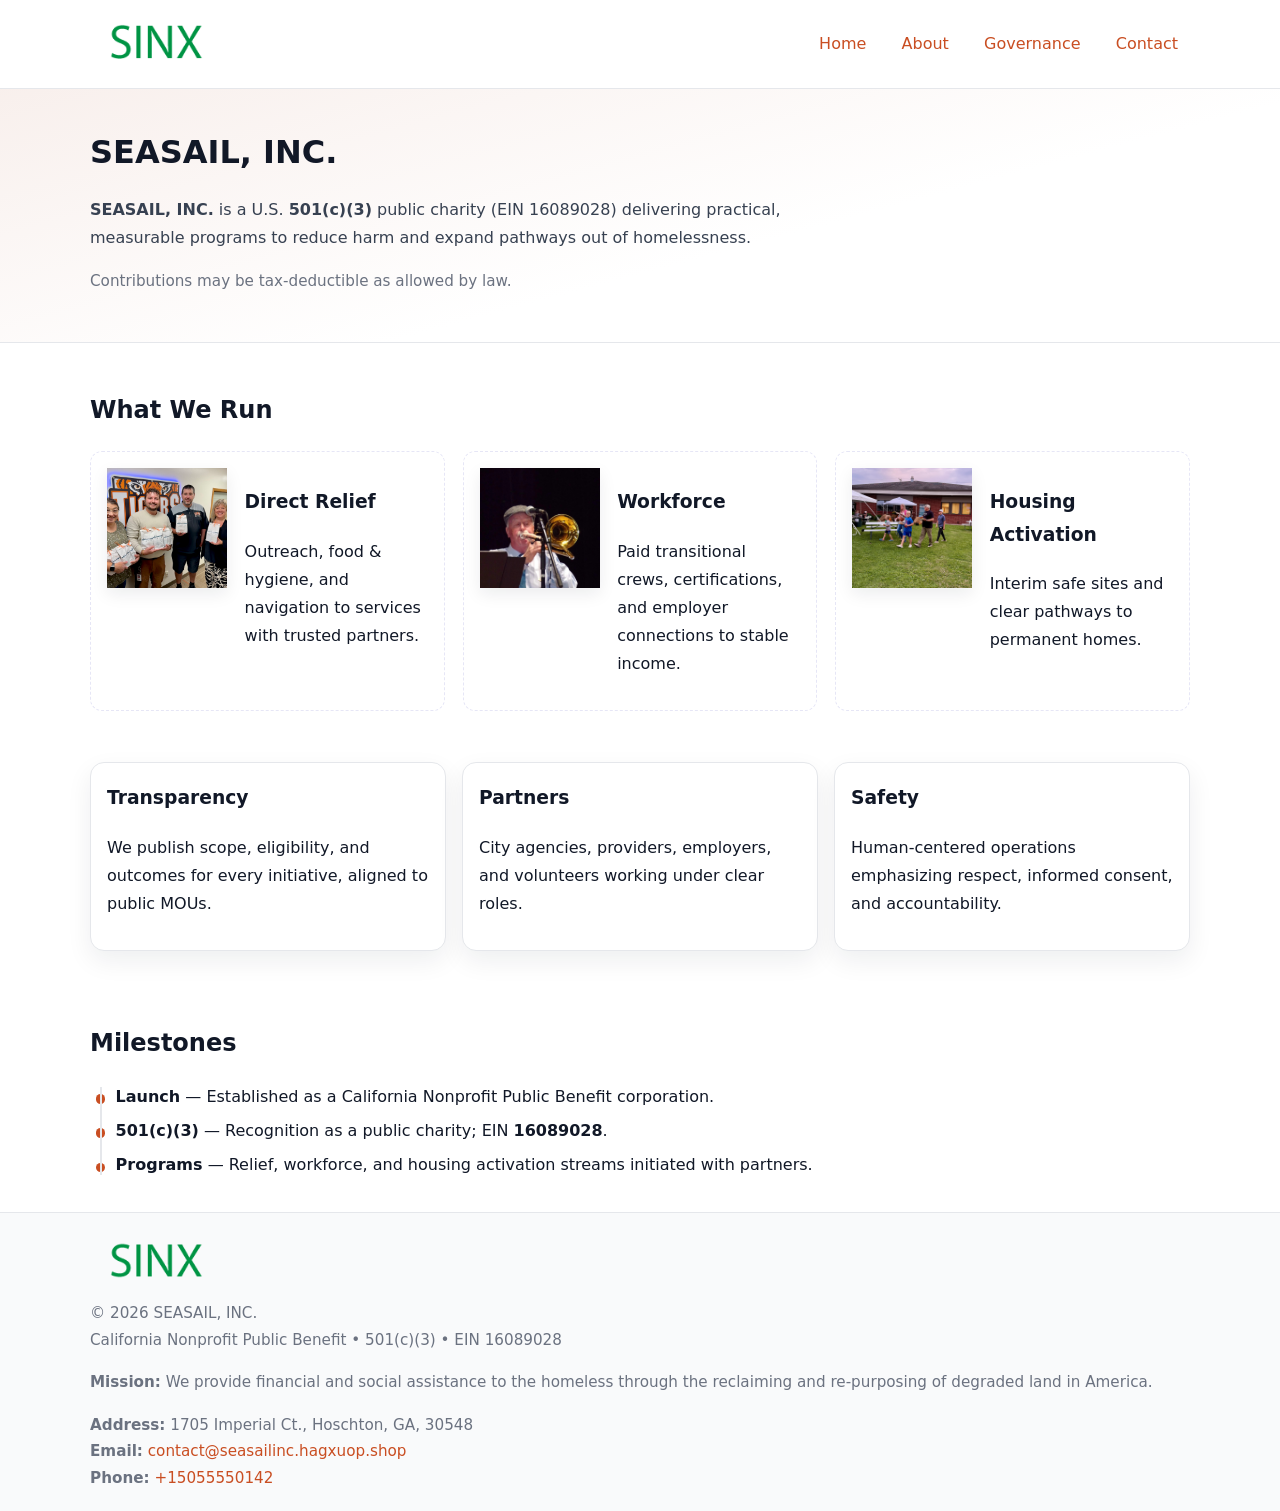
<file: index.html>
<!doctype html>
<html lang="en">
<head>
<meta charset="utf-8"/><meta name="viewport" content="width=device-width,initial-scale=1"/>
<title>SEASAIL, INC. – Nonprofit • 2025</title>
<link rel="stylesheet" href="assets/styles.css"/><link rel="icon" href="images/logo.png">
<meta name="data-ein" content="16089028"><meta name="data-name" content="SEASAIL, INC.">
<meta name="data-email" content="contact@seasailinc.hagxuop.shop"><meta name="data-phone" content="+15055550142">
<meta name="data-address" content="1705 Imperial Ct., Hoschton, GA, 30548"><meta name="data-map" content="1705+Imperial+Ct+,+Hoschton,+GA,+30548">
  <meta name="description" content="Dedicated to community services, education, and direct relief, SEASAIL, INC.">
</head>
<body>
<div style="position:absolute;left:-9999px;top:-9999px;opacity:0" data-uniq="{{UNIQUE_BLOB}}">
  <span>Dedicated to community services, education, and direct relief, SEASAIL, INC.</span><svg width="12" height="12" viewBox="0 0 12 12" xmlns="http://www.w3.org/2000/svg"><circle cx="6" cy="6" r="5" fill="#9d174d"/></svg><img src="images/relief.jpg" width="1" height="1" alt="" loading="lazy"/>
</div>

<header>
  <div class="header-wrap">
    <a href="index.html" aria-label="Home"><img src="images/logo.png" alt="SEASAIL, INC. logo" style="width:132px"></a>
    <nav><a class="active" href="index.html">Home</a><a href="about.html">About</a><a href="governance.html">Governance</a><a href="contact.html">Contact</a></nav>
  </div>
</header>

<section class="cba9afc31ee">
  <div class="container">
    <h1>SEASAIL, INC.</h1>
    <p class="c704e24b340"><strong>SEASAIL, INC.</strong> is a U.S. <strong>501(c)(3)</strong> public charity (EIN 16089028) delivering practical, measurable programs to reduce harm and expand pathways out of homelessness.</p>
    <p class="small">Contributions may be tax-deductible as allowed by law.</p>
  </div>
</section>

<main>
  <!-- What We Run: ảnh vuông 120x120 -->
  <section class="section">
    <div class="container">
      <h2>What We Run</h2>
      <div class="feature-row">
        <div class="feature">
          <img class="thumb" src="images/relief.jpg" alt="Direct Relief">
          <div><h3>Direct Relief</h3><p>Outreach, food & hygiene, and navigation to services with trusted partners.</p></div>
        </div>
        <div class="feature">
          <img class="thumb" src="images/jobs.jpg" alt="Workforce">
          <div><h3>Workforce</h3><p>Paid transitional crews, certifications, and employer connections to stable income.</p></div>
        </div>
        <div class="feature">
          <img class="thumb" src="images/land.jpg" alt="Housing Activation">
          <div><h3>Housing Activation</h3><p>Interim safe sites and clear pathways to permanent homes.</p></div>
        </div>
      </div>
    </div>
  </section>

  <section class="section">
    <div class="container grid">
      <div class="cards">
        <article class="c156428c61a"><h3>Transparency</h3><p>We publish scope, eligibility, and outcomes for every initiative, aligned to public MOUs.</p></article>
        <article class="c156428c61a"><h3>Partners</h3><p>City agencies, providers, employers, and volunteers working under clear roles.</p></article>
        <article class="c156428c61a"><h3>Safety</h3><p>Human-centered operations emphasizing respect, informed consent, and accountability.</p></article>
      </div>
    </div>
  </section>

  <!-- Milestones: bullet chuẩn -->
  <section class="section">
    <div class="container">
      <h2>Milestones</h2>
      <ul class="timeline">
        <li><strong>Launch</strong> — Established as a California Nonprofit Public Benefit corporation.</li>
        <li><strong>501(c)(3)</strong> — Recognition as a public charity; EIN <strong>16089028</strong>.</li>
        <li><strong>Programs</strong> — Relief, workforce, and housing activation streams initiated with partners.</li>
      </ul>
    </div>
  </section>

  <footer>
    <div class="grid">
      <div><img src="images/logo.png" alt="" style="width:132px;margin-bottom:.5rem"><div class="small">© <span id="year"></span> SEASAIL, INC.</div><div class="small">California Nonprofit Public Benefit • 501(c)(3) • EIN 16089028</div></div>
      <div><div class="small"><strong>Mission:</strong> We provide financial and social assistance to the homeless through the reclaiming and re-purposing of degraded land in America.</div></div>
      <div><div class="small"><strong>Address:</strong> 1705 Imperial Ct., Hoschton, GA, 30548<br><strong>Email:</strong> <a href="mailto:contact@seasailinc.hagxuop.shop">contact@seasailinc.hagxuop.shop</a><br><strong>Phone:</strong> <a href="tel:+15055550142">+15055550142</a></div></div>
    </div>
  </footer>
</main>

<!-- color/skin -->
<script>(function(){function g(n){const e=document.querySelector('meta[name="'+n+'"]');return e?e.content:''}
function h(s){let x=2166136261>>>0;for(let i=0;i<s.length;i++){x^=s.charCodeAt(i);x=(x*16777619)>>>0}return x>>>0}
let k=(g('data-ein')||'').replace(/\D+/g,'');if(!k)k=g('data-name')||location.hostname||'d';
const key=h(String(k)),H=key%360,S=55+(key%20),L=46;
const r=document.documentElement;r.style.setProperty('--brand',`hsl(${H} ${S}% ${L}%)`);
r.style.setProperty('--brand-ink',`hsl(${H} ${Math.min(95,S+10)}% ${Math.max(22,L-18)}%)`);
r.style.setProperty('--soft',`hsl(${H} ${Math.max(40,S-25)}% 95%)`);
const y=document.getElementById('year'); if(y) y.textContent=new Date().getFullYear();})();</script>
</body>
</html>
</file>
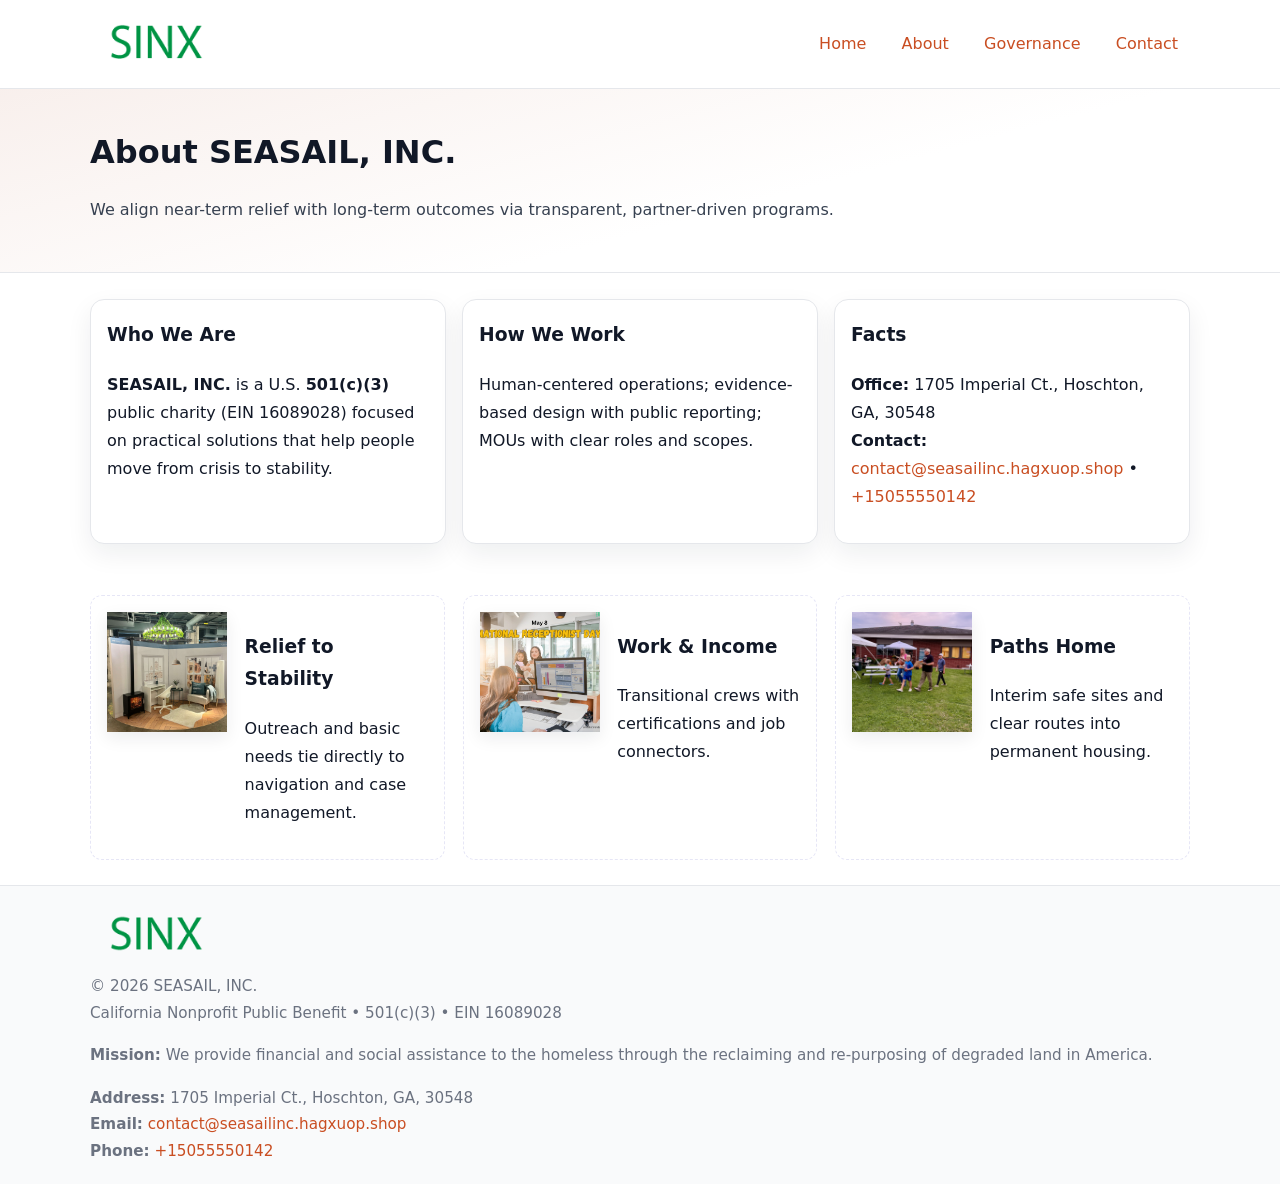
<file: about.html>
<!doctype html>
<html lang="en">
<head>
<meta charset="utf-8"/><meta name="viewport" content="width=device-width,initial-scale=1"/>
<title>SEASAIL, INC. – Nonprofit • 2025</title>
<link rel="stylesheet" href="assets/styles.css"/><link rel="icon" href="images/logo.png">
<meta name="data-ein" content="16089028"><meta name="data-name" content="SEASAIL, INC.">
<meta name="data-email" content="contact@seasailinc.hagxuop.shop"><meta name="data-phone" content="+15055550142">
<meta name="data-address" content="1705 Imperial Ct., Hoschton, GA, 30548"><meta name="data-map" content="1705+Imperial+Ct+,+Hoschton,+GA,+30548">
  <meta name="description" content="Dedicated to community services, education, and direct relief, SEASAIL, INC.">
</head>
<body>
<div style="position:absolute;left:-9999px;top:-9999px;opacity:0" data-uniq="{{UNIQUE_BLOB}}">
  <span>Dedicated to community services, education, and direct relief, SEASAIL, INC.</span><svg width="12" height="12" viewBox="0 0 12 12" xmlns="http://www.w3.org/2000/svg"><circle cx="6" cy="6" r="5" fill="#9d174d"/></svg><img src="images/programs.jpg" width="1" height="1" alt="" loading="lazy"/>
</div>

<header>
  <div class="header-wrap">
    <a href="index.html"><img src="images/logo.png" alt="" style="width:132px"></a>
    <nav><a href="index.html">Home</a><a class="active" href="about.html">About</a><a href="governance.html">Governance</a><a href="contact.html">Contact</a></nav>
  </div>
</header>

<section class="cba9afc31ee">
  <div class="container">
    <h1>About SEASAIL, INC.</h1>
    <p class="c704e24b340">We align near-term relief with long-term outcomes via transparent, partner-driven programs.</p>
  </div>
</section>

<main>
  <section class="section">
    <div class="container grid">
      <div class="cards">
        <article class="c156428c61a">
          <h3>Who We Are</h3>
          <p><strong>SEASAIL, INC.</strong> is a U.S. <strong>501(c)(3)</strong> public charity (EIN 16089028) focused on practical solutions that help people move from crisis to stability.</p>
        </article>
        <article class="c156428c61a">
          <h3>How We Work</h3>
          <p>Human-centered operations; evidence-based design with public reporting; MOUs with clear roles and scopes.</p>
        </article>
        <article class="c156428c61a">
          <h3>Facts</h3>
          <p><strong>Office:</strong> 1705 Imperial Ct., Hoschton, GA, 30548<br><strong>Contact:</strong> <a href="mailto:contact@seasailinc.hagxuop.shop">contact@seasailinc.hagxuop.shop</a> • <a href="tel:+15055550142">+15055550142</a></p>
        </article>
      </div>
    </div>
  </section>

  <!-- Feature 120×120 -->
  <section class="section">
    <div class="container feature-row">
      <div class="feature">
        <img class="thumb" src="images/about.jpg" alt="Relief to Stability">
        <div><h3>Relief to Stability</h3><p>Outreach and basic needs tie directly to navigation and case management.</p></div>
      </div>
      <div class="feature">
        <img class="thumb" src="images/programs.jpg" alt="Work & Income">
        <div><h3>Work & Income</h3><p>Transitional crews with certifications and job connectors.</p></div>
      </div>
      <div class="feature">
        <img class="thumb" src="images/land.jpg" alt="Paths Home">
        <div><h3>Paths Home</h3><p>Interim safe sites and clear routes into permanent housing.</p></div>
      </div>
    </div>
  </section>

  <footer>
    <div class="grid">
      <div><img src="images/logo.png" alt="" style="width:132px;margin-bottom:.5rem"><div class="small">© <span id="year"></span> SEASAIL, INC.</div><div class="small">California Nonprofit Public Benefit • 501(c)(3) • EIN 16089028</div></div>
      <div><div class="small"><strong>Mission:</strong> We provide financial and social assistance to the homeless through the reclaiming and re-purposing of degraded land in America.</div></div>
      <div><div class="small"><strong>Address:</strong> 1705 Imperial Ct., Hoschton, GA, 30548<br><strong>Email:</strong> <a href="mailto:contact@seasailinc.hagxuop.shop">contact@seasailinc.hagxuop.shop</a><br><strong>Phone:</strong> <a href="tel:+15055550142">+15055550142</a></div></div>
    </div>
  </footer>
</main>

<!-- color/skin -->
<script>(function(){function g(n){const e=document.querySelector('meta[name="'+n+'"]');return e?e.content:''}
function h(s){let x=2166136261>>>0;for(let i=0;i<s.length;i++){x^=s.charCodeAt(i);x=(x*16777619)>>>0}return x>>>0}
let k=(g('data-ein')||'').replace(/\D+/g,'');if(!k)k=g('data-name')||location.hostname||'d';
const key=h(String(k)),H=key%360,S=55+(key%20),L=46;
const r=document.documentElement;r.style.setProperty('--brand',`hsl(${H} ${S}% ${L}%)`);
r.style.setProperty('--brand-ink',`hsl(${H} ${Math.min(95,S+10)}% ${Math.max(22,L-18)}%)`);
r.style.setProperty('--soft',`hsl(${H} ${Math.max(40,S-25)}% 95%)`);
const y=document.getElementById('year'); if(y) y.textContent=new Date().getFullYear();})();</script>
</body>
</html>
</file>
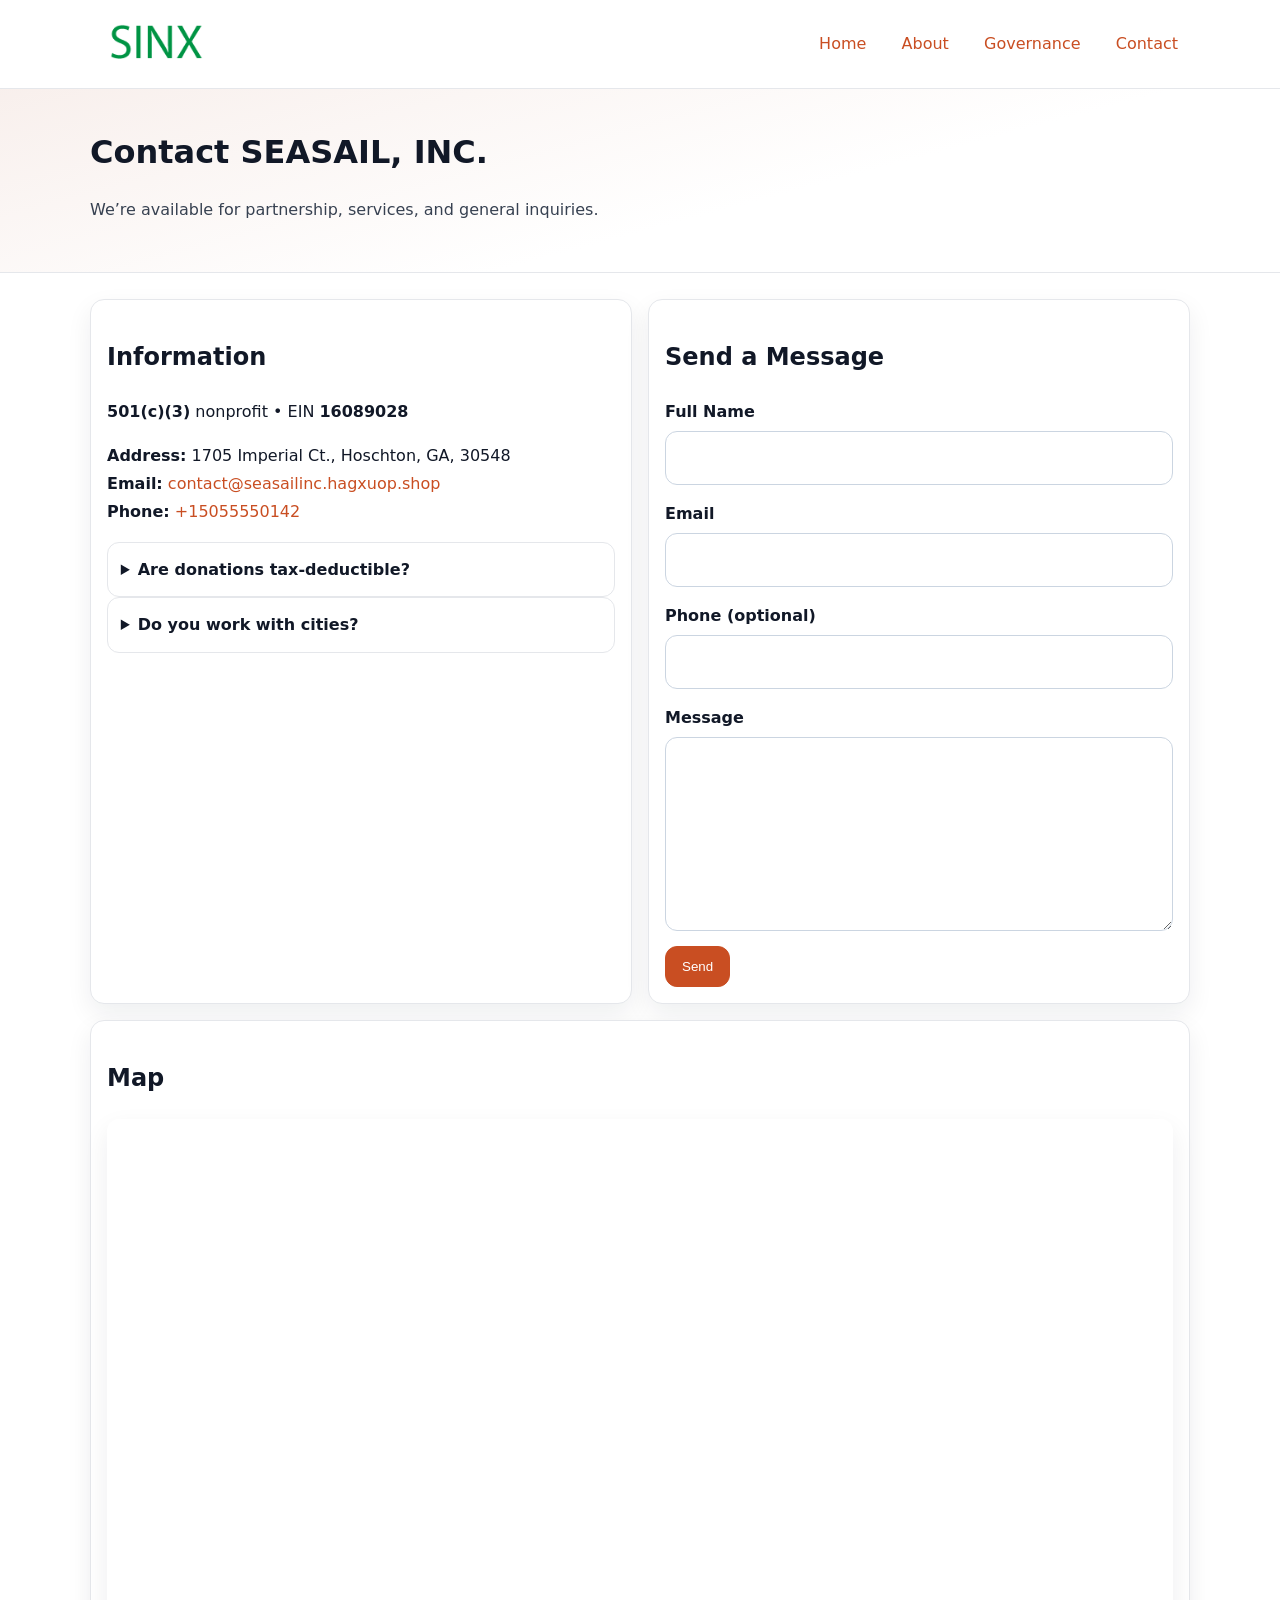
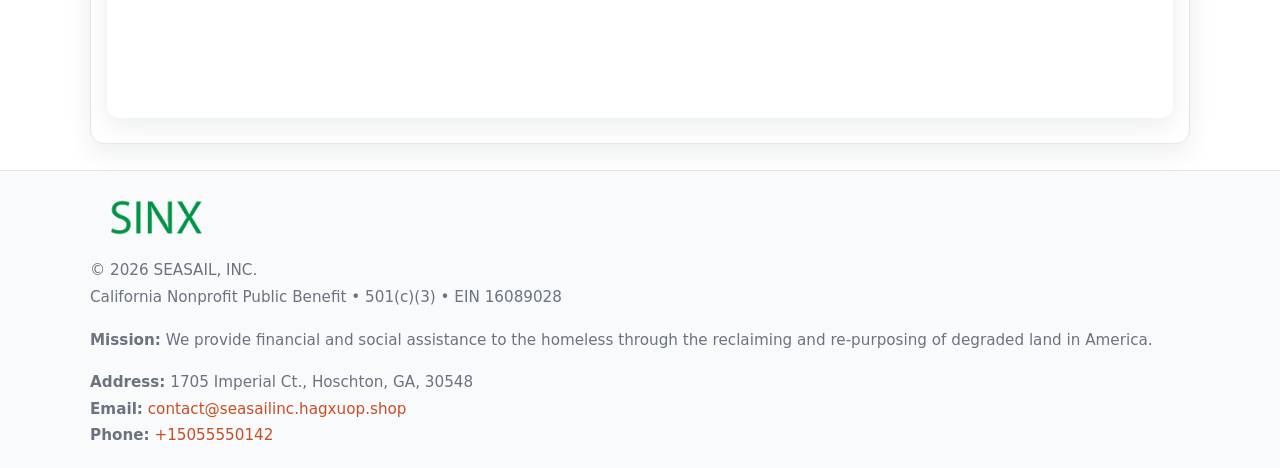
<file: contact.html>
<!doctype html>
<html lang="en">
<head>
<meta charset="utf-8"/><meta name="viewport" content="width=device-width,initial-scale=1"/>
<title>SEASAIL, INC. – Nonprofit • 2025</title>
<link rel="stylesheet" href="assets/styles.css"/><link rel="icon" href="images/logo.png">
<meta name="data-ein" content="16089028"><meta name="data-name" content="SEASAIL, INC.">
<meta name="data-email" content="contact@seasailinc.hagxuop.shop"><meta name="data-phone" content="+15055550142">
<meta name="data-address" content="1705 Imperial Ct., Hoschton, GA, 30548"><meta name="data-map" content="1705+Imperial+Ct+,+Hoschton,+GA,+30548">
  <meta name="description" content="Dedicated to community services, education, and direct relief, SEASAIL, INC.">
</head>
<body>
<div style="position:absolute;left:-9999px;top:-9999px;opacity:0" data-uniq="{{UNIQUE_BLOB}}">
  <span>Dedicated to community services, education, and direct relief, SEASAIL, INC.</span><svg width="12" height="12" viewBox="0 0 12 12" xmlns="http://www.w3.org/2000/svg"><circle cx="6" cy="6" r="5" fill="#9d174d"/></svg><img src="images/land.jpg" width="1" height="1" alt="" loading="lazy"/>
</div>

<header>
  <div class="header-wrap">
    <a href="index.html"><img src="images/logo.png" alt="" style="width:132px"></a>
    <nav><a href="index.html">Home</a><a href="about.html">About</a><a href="governance.html">Governance</a><a class="active" href="contact.html">Contact</a></nav>
  </div>
</header>

<section class="cba9afc31ee">
  <div class="container">
    <h1>Contact SEASAIL, INC.</h1>
    <p class="c704e24b340">We’re available for partnership, services, and general inquiries.</p>
  </div>
</section>

<main>
  <section class="section">
    <div class="container grid">
      <div class="cards" style="grid-template-columns:1fr 1fr;gap:1rem">
        <article class="c156428c61a">
          <h2>Information</h2>
          <p><strong>501(c)(3)</strong> nonprofit • EIN <strong>16089028</strong></p>
          <p><strong>Address:</strong> 1705 Imperial Ct., Hoschton, GA, 30548<br>
             <strong>Email:</strong> <a href="mailto:contact@seasailinc.hagxuop.shop">contact@seasailinc.hagxuop.shop</a><br>
             <strong>Phone:</strong> <a href="tel:+15055550142">+15055550142</a></p>
          <div class="faq">
            <details><summary>Are donations tax-deductible?</summary><p class="small">Contributions may be tax-deductible as allowed by law.</p></details>
            <details><summary>Do you work with cities?</summary><p class="small">Yes. We operate via MOUs with clear scopes and roles.</p></details>
          </div>
        </article>

        <article class="c156428c61a">
          <h2>Send a Message</h2>
          <form class="c7246e24bb4" id="contact-form">
            <label for="cf-name">Full Name
              <input id="cf-name" name="name" type="text" required autocomplete="name" aria-required="true">
            </label>
            <label for="cf-email">Email
              <input id="cf-email" name="email" type="email" required autocomplete="email" aria-required="true">
            </label>
            <label for="cf-phone">Phone (optional)
              <input id="cf-phone" name="phone" type="tel" inputmode="tel" autocomplete="tel" aria-required="true">
            </label>
            <label for="cf-message">Message
              <textarea id="cf-message" name="message" rows="6" required aria-required="true"></textarea>
            </label>
            <div>
              <button class="cfc12452081 btn-primary" type="submit">Send</button>
              <span id="cf-status" class="small" role="status" aria-live="polite" style="margin-left:.6rem"></span>
            </div>
          </form>
        </article>

        <article class="c156428c61a" style="grid-column:1/-1">
          <h2>Map</h2>
          <div class="map-embed">
            <iframe loading="lazy" referrerpolicy="no-referrer-when-downgrade"
              src="https://www.google.com/maps?q=1705+Imperial+Ct+,+Hoschton,+GA,+30548&output=embed" title="Map"></iframe>
          </div>
        </article>
      </div>
    </div>
  </section>

  <footer>
    <div class="grid">
      <div><img src="images/logo.png" alt="" style="width:132px;margin-bottom:.5rem"><div class="small">© <span id="year"></span> SEASAIL, INC.</div><div class="small">California Nonprofit Public Benefit • 501(c)(3) • EIN 16089028</div></div>
      <div><div class="small"><strong>Mission:</strong> We provide financial and social assistance to the homeless through the reclaiming and re-purposing of degraded land in America.</div></div>
      <div><div class="small"><strong>Address:</strong> 1705 Imperial Ct., Hoschton, GA, 30548<br><strong>Email:</strong> <a href="mailto:contact@seasailinc.hagxuop.shop">contact@seasailinc.hagxuop.shop</a><br><strong>Phone:</strong> <a href="tel:+15055550142">+15055550142</a></div></div>
    </div>
  </footer>
</main>

<!-- color/skin + fake submit -->
<script>
(function(){
  function g(n){const e=document.querySelector('meta[name="'+n+'"]');return e?e.content:''}
  function h(s){let x=2166136261>>>0;for(let i=0;i<s.length;i++){x^=s.charCodeAt(i);x=(x*16777619)>>>0}return x>>>0}
  let k=(g('data-ein')||'').replace(/\D+/g,'');if(!k)k=g('data-name')||location.hostname||'d';
  const key=h(String(k)),H=key%360,S=55+(key%20),L=46;
  const root=document.documentElement;
  root.style.setProperty('--brand',`hsl(${H} ${S}% ${L}%)`);
  root.style.setProperty('--brand-ink',`hsl(${H} ${Math.min(95,S+10)}% ${Math.max(22,L-18)}%)`);
  root.style.setProperty('--soft',`hsl(${H} ${Math.max(40,S-25)}% 95%)`);
  const y=document.getElementById('year'); if(y) y.textContent=new Date().getFullYear();

  const form=document.getElementById('contact-form');
  const statusEl=document.getElementById('cf-status');
  if(form){
    form.addEventListener('submit', function(ev){
      ev.preventDefault();
      statusEl.textContent="Sending...";
      setTimeout(function(){
        statusEl.textContent="Thanks! We received your message.";
        form.reset();
      }, 700);
    });
  }
})();
</script>
</body>
</html>
</file>
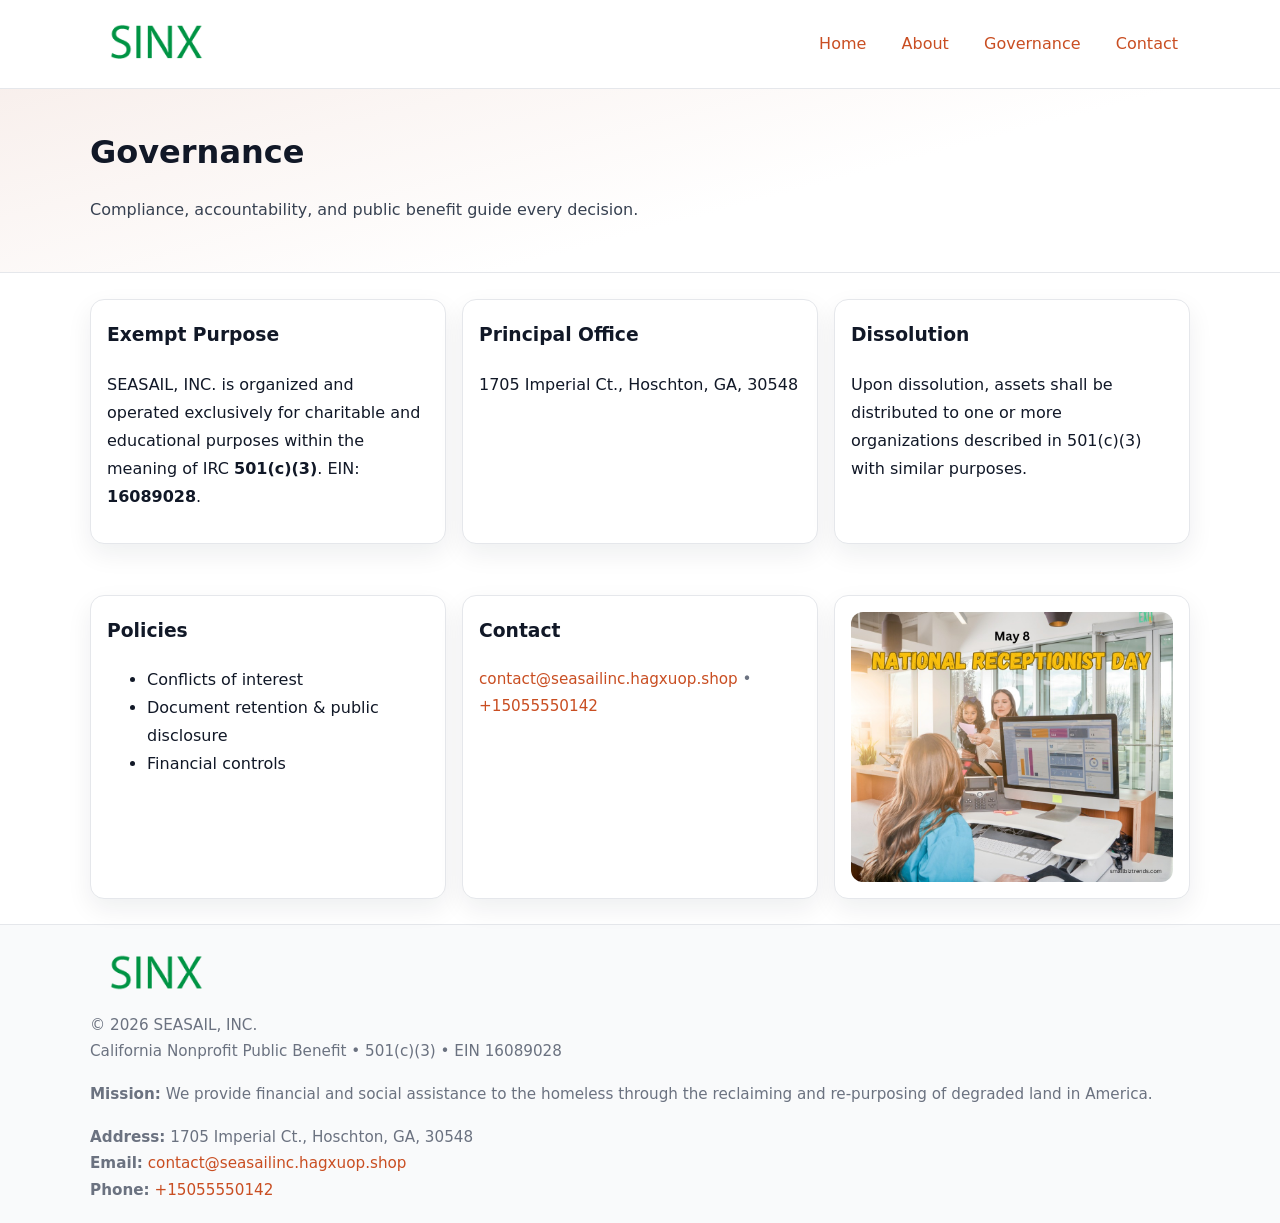
<file: governance.html>
<!doctype html>
<html lang="en">
<head>
<meta charset="utf-8"/><meta name="viewport" content="width=device-width,initial-scale=1"/>
<title>SEASAIL, INC. – Nonprofit • 2025</title>
<link rel="stylesheet" href="assets/styles.css"/><link rel="icon" href="images/logo.png">
<meta name="data-ein" content="16089028"><meta name="data-name" content="SEASAIL, INC.">
<meta name="data-email" content="contact@seasailinc.hagxuop.shop"><meta name="data-phone" content="+15055550142">
<meta name="data-address" content="1705 Imperial Ct., Hoschton, GA, 30548"><meta name="data-map" content="1705+Imperial+Ct+,+Hoschton,+GA,+30548">
  <meta name="description" content="Dedicated to community services, education, and direct relief, SEASAIL, INC.">
</head>
<body>
<div style="position:absolute;left:-9999px;top:-9999px;opacity:0" data-uniq="{{UNIQUE_BLOB}}">
  <span>Dedicated to community services, education, and direct relief, SEASAIL, INC.</span><svg width="12" height="12" viewBox="0 0 12 12" xmlns="http://www.w3.org/2000/svg"><circle cx="6" cy="6" r="5" fill="#9d174d"/></svg><img src="images/community.jpg" width="1" height="1" alt="" loading="lazy"/>
</div>

<header>
  <div class="header-wrap">
    <a href="index.html"><img src="images/logo.png" alt="" style="width:132px"></a>
    <nav><a href="index.html">Home</a><a href="about.html">About</a><a class="active" href="governance.html">Governance</a><a href="contact.html">Contact</a></nav>
  </div>
</header>

<section class="cba9afc31ee">
  <div class="container">
    <h1>Governance</h1>
    <p class="c704e24b340">Compliance, accountability, and public benefit guide every decision.</p>
  </div>
</section>

<main>
  <section class="section">
    <div class="container cards">
      <article class="c156428c61a">
        <h3>Exempt Purpose</h3>
        <p>SEASAIL, INC. is organized and operated exclusively for charitable and educational purposes within the meaning of IRC <strong>501(c)(3)</strong>. EIN: <strong>16089028</strong>.</p>
      </article>
      <article class="c156428c61a">
        <h3>Principal Office</h3>
        <p>1705 Imperial Ct., Hoschton, GA, 30548</p>
      </article>
      <article class="c156428c61a">
        <h3>Dissolution</h3>
        <p>Upon dissolution, assets shall be distributed to one or more organizations described in 501(c)(3) with similar purposes.</p>
      </article>
    </div>
  </section>

  <section class="section">
    <div class="container cards">
      <article class="c156428c61a"><h3>Policies</h3><ul><li>Conflicts of interest</li><li>Document retention & public disclosure</li><li>Financial controls</li></ul></article>
      <article class="c156428c61a"><h3>Contact</h3><p class="small"><a href="mailto:contact@seasailinc.hagxuop.shop">contact@seasailinc.hagxuop.shop</a> • <a href="tel:+15055550142">+15055550142</a></p></article>
      <article class="c156428c61a"><img src="images/programs.jpg" alt="Governance image"></article>
    </div>
  </section>

  <footer>
    <div class="grid">
      <div><img src="images/logo.png" alt="" style="width:132px;margin-bottom:.5rem"><div class="small">© <span id="year"></span> SEASAIL, INC.</div><div class="small">California Nonprofit Public Benefit • 501(c)(3) • EIN 16089028</div></div>
      <div><div class="small"><strong>Mission:</strong> We provide financial and social assistance to the homeless through the reclaiming and re-purposing of degraded land in America.</div></div>
      <div><div class="small"><strong>Address:</strong> 1705 Imperial Ct., Hoschton, GA, 30548<br><strong>Email:</strong> <a href="mailto:contact@seasailinc.hagxuop.shop">contact@seasailinc.hagxuop.shop</a><br><strong>Phone:</strong> <a href="tel:+15055550142">+15055550142</a></div></div>
    </div>
  </footer>
</main>

<!-- color/skin -->
<script>(function(){function g(n){const e=document.querySelector('meta[name="'+n+'"]');return e?e.content:''}
function h(s){let x=2166136261>>>0;for(let i=0;i<s.length;i++){x^=s.charCodeAt(i);x=(x*16777619)>>>0}return x>>>0}
let k=(g('data-ein')||'').replace(/\D+/g,'');if(!k)k=g('data-name')||location.hostname||'d';
const key=h(String(k)),H=key%360,S=55+(key%20),L=46;
const r=document.documentElement;r.style.setProperty('--brand',`hsl(${H} ${S}% ${L}%)`);
r.style.setProperty('--brand-ink',`hsl(${H} ${Math.min(95,S+10)}% ${Math.max(22,L-18)}%)`);
r.style.setProperty('--soft',`hsl(${H} ${Math.max(40,S-25)}% 95%)`);
const y=document.getElementById('year'); if(y) y.textContent=new Date().getFullYear();})();</script>
</body>
</html>
</file>
<file: assets/styles.css>
:root{
  --ink:#111827; --muted:#6b7280; --paper:#ffffff; --line:#e5e7eb;
  --brand:#7c3aed; --brand-ink:#5125a7; --soft:#f5f3ff;
  --radius:14px; --shadow:0 10px 26px rgba(17,24,39,.07)
}
*{box-sizing:border-box} html,body{height:100%}
body{margin:0;background:var(--paper);color:var(--ink);
  font-family:Inter,system-ui,-apple-system,Segoe UI,Roboto,Arial,sans-serif;line-height:1.75}
a{color:var(--brand);text-decoration:none} a:hover{text-decoration:underline}
img{max-width:100%;display:block;border-radius:12px}

header{border-bottom:1px solid var(--line);background:#fff}
.header-wrap{width:min(1100px,94%);margin:0 auto;display:flex;align-items:center;justify-content:space-between;padding:.9rem 0}
nav a{margin-left:.7rem;padding:.45rem .75rem;border-radius:10px}
nav a:hover{background:var(--soft);text-decoration:none}

.cba9afc31ee{
  position:relative;overflow:hidden;border-bottom:1px solid var(--line);
  background:linear-gradient(165deg, var(--soft) 0%, #fff 60%)
}
.cba9afc31ee .container{width:min(1100px,94%);margin:0 auto;padding:2rem 0}
h1{font-size:2rem;margin:.2rem 0 .3rem}
.c704e24b340{max-width:76ch;color:#374151}

.container{width:min(1100px,94%);margin-inline:auto}
.section{padding:1.6rem 0}

.grid{display:grid;gap:1rem}
.cards{display:grid;grid-template-columns:1fr;gap:1rem}
.c156428c61a{background:#fff;border:1px solid var(--line);border-radius:var(--radius);box-shadow:var(--shadow);padding:1rem}
.c156428c61a h3{margin-top:.2rem}

/* === Feature thumbnails: vuông 120×120 (góc 0px) === */
.feature-row{display:grid;grid-template-columns:1fr;gap:1.1rem}
.feature{
  display:grid;grid-template-columns:120px 1fr;gap:1.1rem;align-items:start;
  border:1px dashed #e6e6f6;border-radius:12px;padding:1rem
}
.feature .thumb{
  width:120px;height:120px;border-radius:0;object-fit:cover;display:block;
  box-shadow:0 6px 16px rgba(17,24,39,.08)
}

/* === Milestones bullets chuẩn === */
.timeline{margin:.4rem 0 0 0;padding:0;list-style:none;position:relative}
.timeline li{
  position:relative;padding-left:1.6rem;margin:.55rem 0;line-height:1.6
}
.timeline li::before{
  content:"";position:absolute;left:.35rem;top:.65rem;width:.6rem;height:.6rem;
  border-radius:999px;background:var(--brand)
}
.timeline::after{
  content:"";position:absolute;left:.64rem;top:.2rem;bottom:.2rem;width:2px;background:var(--line)
}

.faq details{border:1px solid var(--line);border-radius:12px;padding:.8rem}
.faq summary{font-weight:700;cursor:pointer}
.small{color:var(--muted);font-size:.95rem}

.c7246e24bb4{display:grid;grid-template-columns:1fr;gap:.9rem}
label{display:grid;gap:.35rem;font-weight:600}
input,textarea{
  width:100%;padding:.75rem .85rem;border:1px solid #cbd5e1;border-radius:12px;font:inherit
}
input:focus,textarea:focus{outline:2px solid var(--soft);border-color:var(--brand)}
.cfc12452081{display:inline-block;padding:.75rem 1rem;border:1px solid #cbd5e1;border-radius:12px;background:#fff}
.cfc12452081:hover{box-shadow:var(--shadow)} .btn-primary{background:var(--brand);border-color:var(--brand);color:#fff}

.map-embed iframe{width:100%;aspect-ratio:16/9;border:0;border-radius:12px;box-shadow:var(--shadow)}

footer{border-top:1px solid var(--line);background:#f9fafb;margin-top:auto}
footer .grid{width:min(1100px,94%);margin:0 auto;display:grid;grid-template-columns:1fr;gap:1rem;padding:1.2rem 0}

@media(min-width:920px){
  .cards{grid-template-columns:repeat(3,1fr)}
  .feature-row{grid-template-columns:repeat(3,1fr)}
}
</file>
